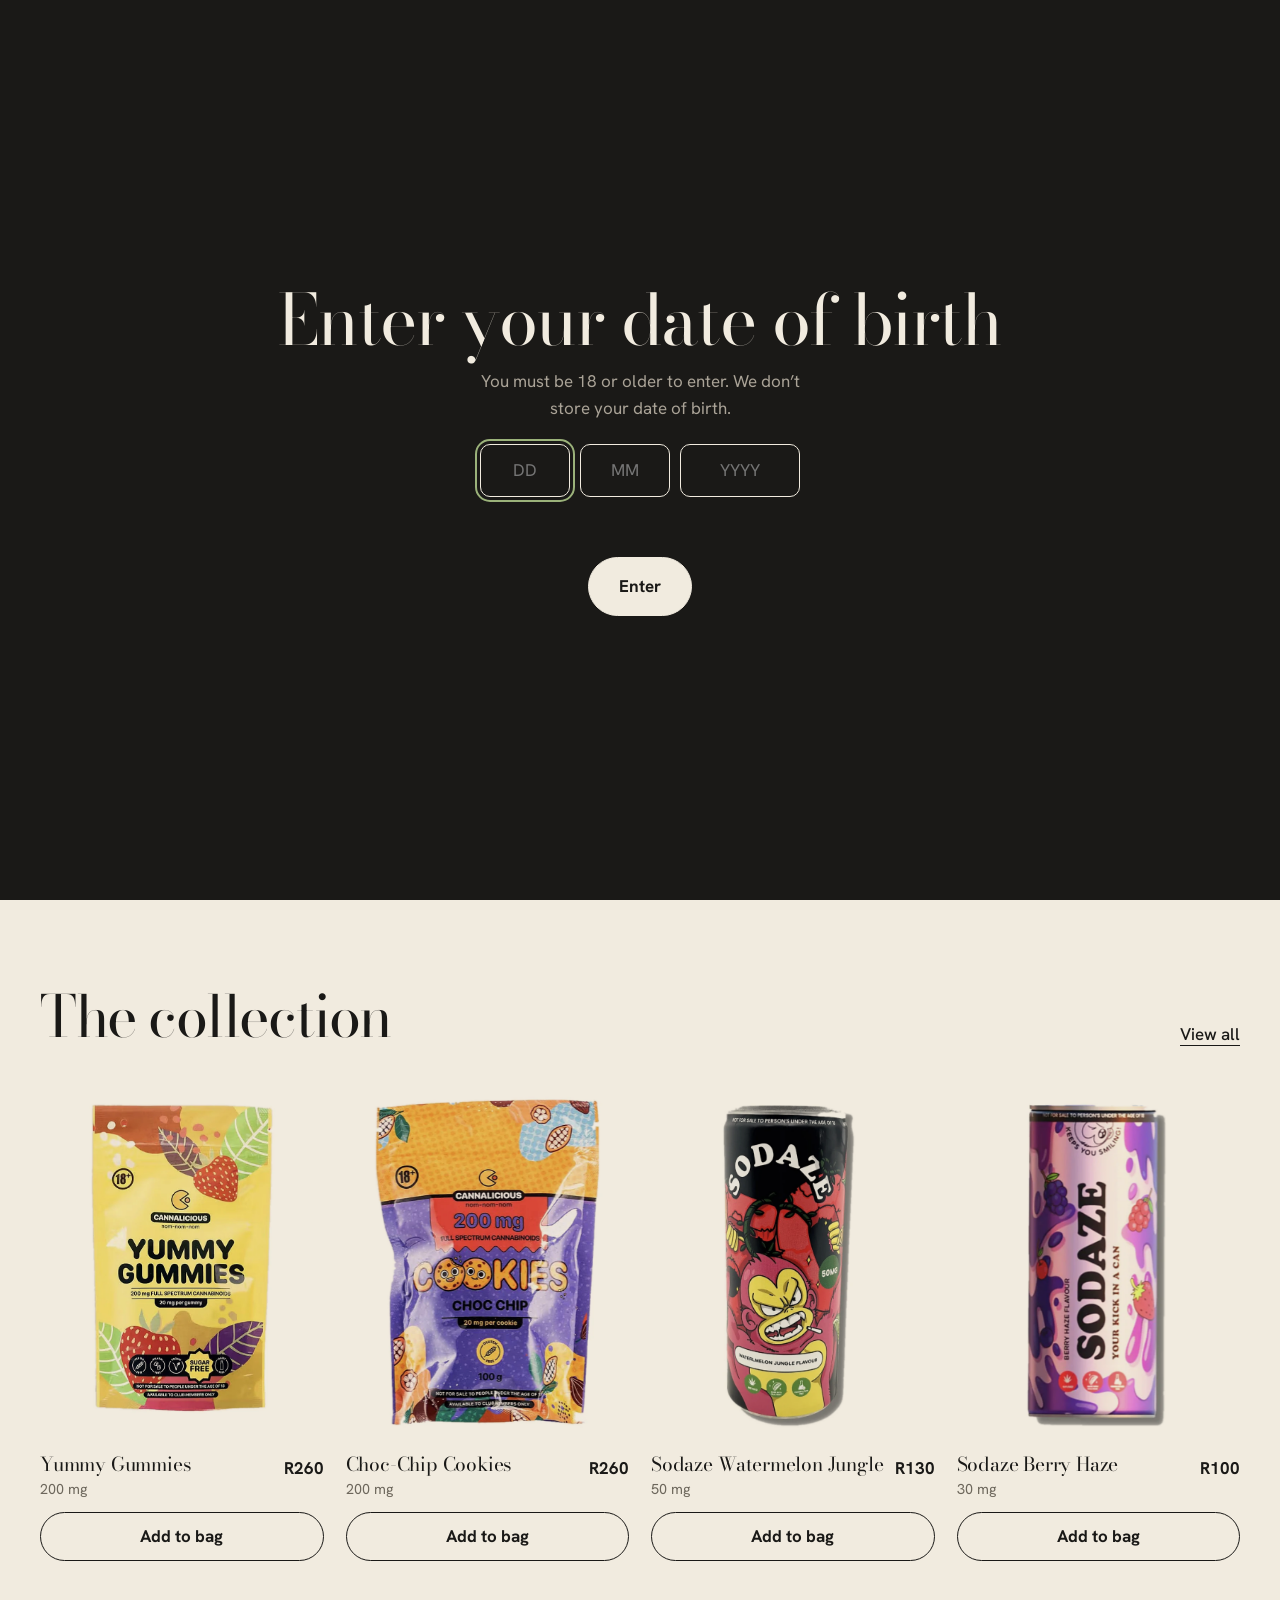
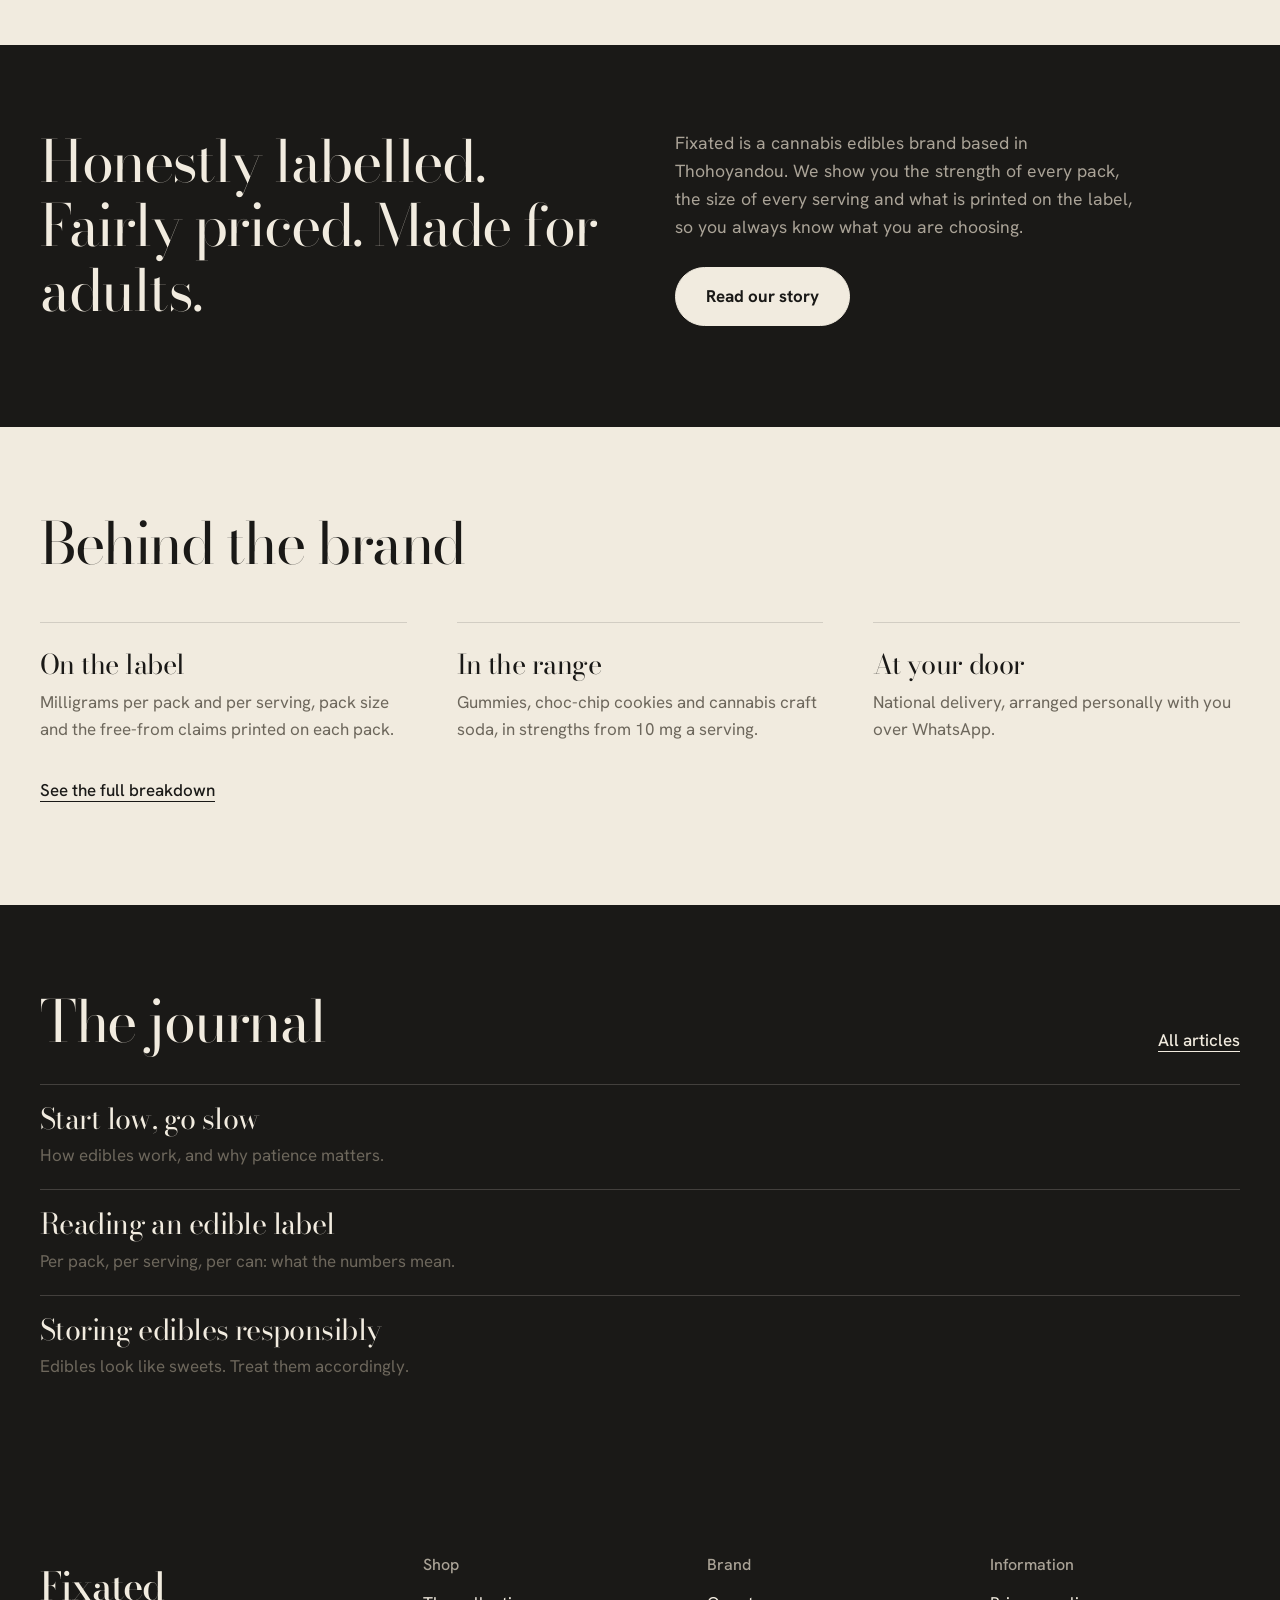
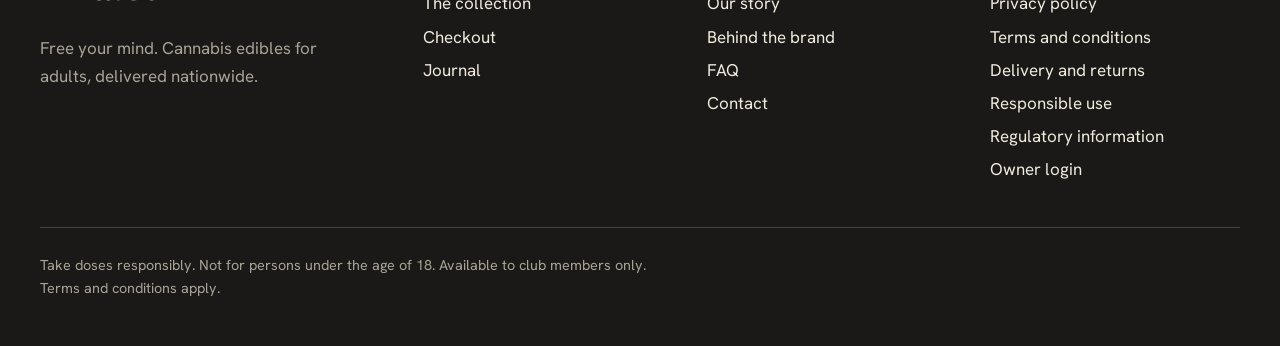
<file: index.html>
<!DOCTYPE html>
<html lang="en">
<head>
<meta charset="utf-8">
<meta name="viewport" content="width=device-width, initial-scale=1, viewport-fit=cover">
<meta name="theme-color" content="#1a1917">
<title>Fixated | Cannabis edibles</title>
<link rel="preconnect" href="https://fonts.googleapis.com">
<link rel="preconnect" href="https://fonts.gstatic.com" crossorigin>
<link href="https://fonts.googleapis.com/css2?family=Bodoni+Moda:ital,opsz,wght@0,6..96,400;0,6..96,500;1,6..96,400&family=Hanken+Grotesk:wght@400;500;700&display=swap" rel="stylesheet">
<link rel="stylesheet" href="styles.css">
</head>
<body>
<div class="ld" id="ld"><span>Fixated</span></div>
<div id="gate" role="dialog" aria-modal="true" aria-labelledby="gt" hidden>
  <form id="ag"><h2 id="gt">Enter your date of birth</h2>
  <p>You must be 18 or older to enter. We don’t store your date of birth.</p>
  <div class="dob"><input id="dd" inputmode="numeric" placeholder="DD" maxlength="2" aria-label="Day"><input id="mm" inputmode="numeric" placeholder="MM" maxlength="2" aria-label="Month"><input id="yy" inputmode="numeric" placeholder="YYYY" maxlength="4" aria-label="Year"></div>
  <p class="er" id="ae" role="alert" style="color:#e8a090"></p>
  <button class="bt" type="submit">Enter</button></form>
</div>
<header id="hd">
  <a class="lg" href="#/">Fixated</a>
  <nav class="dn" aria-label="Main"><a href="#/collection">Collection</a><a href="#/story">Our story</a><a href="#/craft">Behind the brand</a><a href="#/journal">Journal</a><a href="#/faq">FAQ</a><a href="#/contact">Contact</a></nav>
  <div class="ac"><button class="hb" id="bagb" aria-label="Open bag">Bag <span id="bc">0</span></button><button class="hb" id="mb" aria-label="Open menu">Menu</button></div>
</header>
<div class="menu" id="menu" aria-hidden="true">
  <button class="hb mx" data-x="menu">Close</button>
  <div><a class="m" style="--i:0" href="#/collection">Collection</a><a class="m" style="--i:1" href="#/story">Our story</a><a class="m" style="--i:2" href="#/craft">Behind the brand</a><a class="m" style="--i:3" href="#/journal">Journal</a><a class="m" style="--i:4" href="#/faq">FAQ</a><a class="m" style="--i:5" href="#/contact">Contact</a></div>
  <p>18+ only. Available to club members only. Free your mind, responsibly.</p>
</div>
<div class="sc" id="sc" data-x="bag"></div>
<aside class="bag" id="bag" aria-label="Shopping bag" aria-hidden="true"><div class="bh"><h2>Your bag</h2><button class="hb" data-x="bag">Close</button></div><div id="bl"></div><div class="bf" id="bf"></div></aside>
<main id="app"></main>
<footer><div class="w"><div class="fg">
  <div><a class="lg" href="#/">Fixated</a><p style="color:var(--mutd);max-width:30ch">Free your mind. Cannabis edibles for adults, delivered nationwide.</p></div>
  <div><h4>Shop</h4><a href="#/collection">The collection</a><a href="#/cart">Checkout</a><a href="#/journal">Journal</a></div>
  <div><h4>Brand</h4><a href="#/story">Our story</a><a href="#/craft">Behind the brand</a><a href="#/faq">FAQ</a><a href="#/contact">Contact</a></div>
  <div><h4>Information</h4><a href="#/legal/privacy">Privacy policy</a><a href="#/legal/terms">Terms and conditions</a><a href="#/legal/delivery">Delivery and returns</a><a href="#/legal/responsible">Responsible use</a><a href="#/legal/regulatory">Regulatory information</a><a href="#/admin">Owner login</a></div>
</div>
<div class="fine"><p>Take doses responsibly. Not for persons under the age of 18. Available to club members only. Terms and conditions apply.</p><p id="fl"></p></div></div></footer>

<script src="data.js"></script>

<script src="app.js"></script>
</body>
</html>
</file>
<file: styles.css>
:root{--ch:#1a1917;--ch2:#26241f;--cr:#f1ebdf;--cr2:#e4dccb;--gr:#9bb27a;--grd:#44603a;--mut:#6d675c;--mutd:#aaa397;--ln:#1a191724;--lnd:#f1ebdf30;--ease:cubic-bezier(.2,.7,.1,1);box-sizing:border-box}
*,*::before,*::after{box-sizing:border-box}
html{scroll-behavior:smooth;-webkit-text-size-adjust:100%}
body{margin:0;background:var(--cr);color:var(--ch);font:400 17px/1.6 "Hanken Grotesk",system-ui,sans-serif;padding-bottom:env(safe-area-inset-bottom,0px)}
body.lock{overflow:hidden}
h1,h2,h3,h4{font-family:"Bodoni Moda",Georgia,serif;font-weight:400;margin:0;line-height:1.02;letter-spacing:-.02em}
a{color:inherit}
button{font:inherit;color:inherit;cursor:pointer}
:focus-visible{outline:2px solid var(--gr);outline-offset:3px}
.w{max-width:1240px;margin:0 auto;padding:0 20px}
.xl{font-size:clamp(3rem,11vw,8.5rem);letter-spacing:-.035em;line-height:.92}
.lede{max-width:46ch;color:var(--mut);font-size:1.1rem;margin:18px 0 0}
.dk .lede,.dk{color:var(--cr)}.dk .lede{color:var(--mutd)}
.sp{padding:84px 0}.dk{background:var(--ch)}
/* header */
#hd{position:fixed;top:0;left:0;right:0;z-index:40;display:flex;align-items:center;justify-content:space-between;padding:calc(14px + env(safe-area-inset-top,0px)) 20px 14px;color:var(--cr);transition:background .3s,color .3s,border-color .3s;border-bottom:1px solid transparent}
#hd.sc,#hd.lt{background:var(--cr);color:var(--ch);border-color:var(--ln)}
.lg{font:500 1.7rem "Bodoni Moda",serif;text-decoration:none;letter-spacing:-.03em}
.dn{display:none;gap:26px}.dn a{text-decoration:none;font-weight:500;font-size:.95rem;position:relative}
.dn a::after{content:"";position:absolute;left:0;right:0;bottom:-4px;height:1px;background:currentColor;transform:scaleX(0);transform-origin:left;transition:transform .3s var(--ease)}
.dn a:hover::after,.dn a.on::after{transform:none}
.ac{display:flex;gap:6px}
.hb{background:none;border:1px solid currentColor;border-radius:99px;padding:8px 16px;font-weight:500;font-size:.92rem}
.hb:hover{background:var(--cr);color:var(--ch)}#hd.sc .hb:hover,#hd.lt .hb:hover{background:var(--ch);color:var(--cr)}
#bc{display:inline-block;min-width:1.4em;text-align:center}
#bc.b{animation:bump .5s}
@media (min-width:900px){.dn{display:flex}#mb{display:none}}
.menu{position:fixed;inset:0;z-index:60;background:var(--ch);color:var(--cr);padding:calc(80px + env(safe-area-inset-top,0px)) 24px 30px;display:flex;flex-direction:column;justify-content:space-between;clip-path:circle(0 at 92% 4%);transition:clip-path .7s var(--ease);visibility:hidden}
.menu.open{clip-path:circle(150% at 92% 4%);visibility:visible}
.menu a.m{display:block;font:400 clamp(2.4rem,11vw,4rem)/1.15 "Bodoni Moda",serif;text-decoration:none;opacity:0;transform:translateY(24px);transition:.6s var(--ease)}
.menu.open a.m{opacity:1;transform:none;transition-delay:calc(var(--i)*60ms + .25s)}
.menu .mx{position:absolute;top:calc(14px + env(safe-area-inset-top,0px));right:20px}
.menu p{color:var(--mutd);margin:0;font-size:.95rem}
/* hero */
.hero{min-height:100svh;background:var(--ch);color:var(--cr);display:flex;align-items:flex-end;padding:120px 0 40px;overflow:hidden}
.hg{display:grid;gap:30px;width:100%}
.hero h1{font-size:clamp(4rem,15.5vw,12.5rem);letter-spacing:-.045em;line-height:.86}
.ln{display:block;overflow:hidden;padding-bottom:.06em}.ln>i{display:block;font-style:normal;animation:up 1.1s var(--ease) both;animation-delay:calc(var(--d)*.13s + .7s)}
.hs{max-width:34ch;color:var(--mutd);font-size:1.15rem;margin:22px 0}
.cta{display:flex;gap:18px;align-items:center;flex-wrap:wrap}
.bt{display:inline-block;background:var(--cr);color:var(--ch);padding:15px 30px;border-radius:99px;text-decoration:none;font-weight:700;border:1px solid var(--cr);transition:.3s var(--ease);cursor:pointer}
.bt:hover:not(:disabled){background:var(--gr);border-color:var(--gr)}
.bt.d{background:var(--ch);color:var(--cr);border-color:var(--ch)}.bt.d:hover:not(:disabled){background:var(--grd);border-color:var(--grd)}
.bt.o{background:transparent;color:inherit;border-color:currentColor}.bt.o:hover:not(:disabled){background:var(--cr);color:var(--ch);border-color:var(--cr)}
.bt:disabled{opacity:.4;cursor:not-allowed}
.ul{font-weight:500;text-decoration:underline;text-underline-offset:5px}
.arch{position:relative;background:var(--cr);border-radius:999px 999px 0 0;aspect-ratio:3/4;width:min(78vw,400px);justify-self:center;display:grid;place-items:end center;animation:fade 1.4s 1.2s both}
.arch>img{width:92%;mix-blend-mode:multiply;transform:translateY(4%)}
.mn{position:absolute;background:var(--cr2);width:36%;aspect-ratio:3/4;display:grid;place-items:center;border:1px solid var(--ch);overflow:hidden}
.mn img{width:100%;height:100%;object-fit:contain;mix-blend-mode:multiply}
.mn.a{left:-14%;bottom:10%}.mn.b{right:-12%;top:18%;width:30%}

/* cards */
.pg{display:grid;grid-template-columns:repeat(2,1fr);gap:26px 14px}
@media (min-width:760px){.pg{grid-template-columns:repeat(3,1fr);gap:40px 22px}}@media (min-width:1100px){.pg{grid-template-columns:repeat(4,1fr)}}
.cd{position:relative}
.im{display:block;background:var(--cr);aspect-ratio:4/5;overflow:hidden;position:relative}
.im img{width:100%;height:100%;object-fit:contain;mix-blend-mode:multiply;transition:transform .8s var(--ease)}
.cd:hover .im img{transform:scale(1.07)}
.np{width:100%;height:100%;display:grid;place-content:center;text-align:center;padding:16px;gap:6px;background:var(--cr2)}
.np span{color:var(--mut);font-size:.85rem}.np b{font:400 1.5rem "Bodoni Moda",serif}.np small{color:var(--mut)}
.ci{display:flex;justify-content:space-between;gap:8px;padding-top:12px}
.ci h3{font-size:1.2rem;letter-spacing:-.01em}.ci .mg{color:var(--mut);font-size:.9rem;display:block;margin-top:4px}.ci .pr{font-weight:700}
.qa{display:block;width:100%;margin-top:10px;background:none;border:1px solid var(--ch);border-radius:99px;padding:10px;font-weight:700;transition:.3s var(--ease)}
.qa:hover:not(:disabled){background:var(--ch);color:var(--cr)}.qa:disabled{opacity:.45;cursor:not-allowed}
.bdg{position:absolute;left:10px;top:10px;background:var(--ch);color:var(--cr);padding:3px 12px;border-radius:99px;font-size:.8rem;z-index:2}
/* sections */
.ph{padding:150px 0 40px}
.fb{display:flex;flex-direction:column;gap:16px;margin:30px 0 22px;border-top:1px solid var(--ln);padding-top:20px}
.pills{display:flex;gap:8px;flex-wrap:wrap}
.pl{background:none;border:1px solid var(--ch);border-radius:99px;padding:8px 18px;font-weight:500}
.pl[aria-pressed=true]{background:var(--ch);color:var(--cr)}
.ft{display:flex;gap:12px;flex-wrap:wrap;align-items:center}
input,select,textarea{font:inherit;padding:12px 14px;border:1px solid var(--ch);border-radius:10px;background:transparent;color:inherit;width:100%}
.ft input{flex:1 1 200px;width:auto}.ft select{width:auto;flex:0 1 210px}
.ck{display:flex;gap:8px;align-items:center;white-space:nowrap}.ft .ck input{flex:none;width:20px;height:20px;padding:0}
.cn{color:var(--mut);margin:0 0 20px}
.sx{display:grid;gap:40px}
@media (min-width:900px){.sx.c2{grid-template-columns:1fr 1fr;gap:70px}.sx.c3{grid-template-columns:repeat(3,1fr);gap:50px}}
.pn h3{font-size:1.7rem;margin:10px 0}.pn p{color:var(--mut);margin:0}.dk .pn p{color:var(--mutd)}
.pn{border-top:1px solid var(--ln);padding-top:18px}.dk .pn{border-color:var(--lnd)}
.big{font:400 clamp(1.9rem,5.2vw,3.6rem)/1.12 "Bodoni Moda",serif;letter-spacing:-.025em;max-width:22ch}
.tbl{width:100%;border-collapse:collapse;margin-top:20px}.tbl th,.tbl td{text-align:left;padding:13px 8px 13px 0;border-bottom:1px solid var(--ln)}.tbl th{font-weight:500;color:var(--mut);font-size:.9rem}
.jc a{text-decoration:none;display:block;border-top:1px solid var(--ln);padding:20px 0}.jc h3{font-size:1.8rem;transition:transform .4s var(--ease)}.jc a:hover h3{transform:translateX(10px)}.jc p{color:var(--mut);margin:8px 0 0}
.dk .jc a{border-color:var(--lnd)}
.art{max-width:680px}.art p{font-size:1.15rem;margin:0 0 1.2em}.art h1{font-size:clamp(2.4rem,7vw,4.6rem);margin-bottom:30px}
details{border-top:1px solid var(--ln);padding:16px 0}details:last-of-type{border-bottom:1px solid var(--ln)}
summary{cursor:pointer;font:400 1.35rem "Bodoni Moda",serif;list-style:none;display:flex;justify-content:space-between;gap:12px}summary::after{content:"+";transition:transform .3s}details[open] summary::after{transform:rotate(45deg)}
summary::-webkit-details-marker{display:none}details>div{color:var(--mut);margin-top:10px;max-width:62ch}
/* product */
.pp{padding-top:130px}.bc{font-size:.9rem;color:var(--mut);margin-bottom:20px}.bc a{text-decoration:none}
.pd{display:grid;gap:34px}@media (min-width:900px){.pd{grid-template-columns:1.1fr .9fr;gap:70px}}
.gm{background:var(--cr);aspect-ratio:4/5;overflow:hidden;cursor:zoom-in;display:grid}
.gm img{width:100%;height:100%;object-fit:contain;mix-blend-mode:multiply;transition:transform .5s var(--ease);transform-origin:var(--ox,50%) var(--oy,50%)}
.gm.z{cursor:zoom-out}.gm.z img{transform:scale(2.2)}
.gt{display:flex;gap:10px;margin-top:10px;flex-wrap:wrap}.gt button{width:68px;aspect-ratio:4/5;background:var(--cr);border:1px solid transparent;padding:0;overflow:hidden;display:grid;place-items:center;font-size:.7rem}
.gt button[aria-current=true]{border-color:var(--ch)}.gt img{width:100%;height:100%;object-fit:contain;mix-blend-mode:multiply}
.pi h1{font-size:clamp(2.4rem,6vw,4rem)}.pi .by{color:var(--mut);margin:8px 0 0}
.pi .pr{font:400 2rem "Bodoni Moda",serif;margin:18px 0}
.vr{display:flex;gap:8px;flex-wrap:wrap;margin:6px 0 20px}.vr a{border:1px solid var(--ch);border-radius:99px;padding:7px 16px;text-decoration:none;font-weight:500;font-size:.95rem}.vr a[aria-current=true]{background:var(--ch);color:var(--cr)}
.qt{display:flex;align-items:center;border:1px solid var(--ch);border-radius:99px}.qt button{background:none;border:0;width:44px;height:48px;font-size:1.2rem}.qt span{min-width:2ch;text-align:center;font-weight:700}
.buy{display:flex;gap:12px;flex-wrap:wrap;margin-bottom:26px}.buy .bt{flex:1 1 200px;text-align:center}
.tg{display:flex;gap:8px;flex-wrap:wrap;margin:0 0 22px;padding:0;list-style:none}.tg li{background:var(--cr2);padding:3px 12px;border-radius:99px;font-size:.85rem}
/* bag */
.sc{position:fixed;inset:0;z-index:70;background:#1a191799;opacity:0;pointer-events:none;transition:opacity .4s}.sc.open{opacity:1;pointer-events:auto}
.bag{position:fixed;top:0;right:0;bottom:0;z-index:80;width:min(440px,100%);background:var(--cr);transform:translateX(100%);transition:transform .55s var(--ease);display:flex;flex-direction:column;padding:calc(18px + env(safe-area-inset-top,0px)) 22px calc(18px + env(safe-area-inset-bottom,0px));visibility:hidden}
.bag.open{transform:none;visibility:visible}
.bh{display:flex;justify-content:space-between;align-items:center;padding-bottom:14px;border-bottom:1px solid var(--ln)}.bh h2{font-size:2rem}
#bl{flex:1;overflow:auto}
.bi{display:grid;grid-template-columns:64px 1fr auto;gap:14px;align-items:center;padding:14px 0;border-bottom:1px solid var(--ln);animation:slide .5s var(--ease) both}
.bi .t{background:var(--cr);aspect-ratio:4/5;display:grid;overflow:hidden}.bi .t img{width:100%;height:100%;object-fit:contain;mix-blend-mode:multiply}
.bi b{display:block;font:400 1.1rem "Bodoni Moda",serif}.bi small{color:var(--mut)}
.q2{display:flex;gap:6px;align-items:center;margin-top:6px}.q2 button{width:28px;height:28px;border:1px solid var(--ch);border-radius:50%;background:none;line-height:1}
.em{color:var(--mut);padding:30px 0}
.bf{border-top:1px solid var(--ln);padding-top:14px}.tt{display:flex;justify-content:space-between;font:400 1.5rem "Bodoni Moda",serif;margin-bottom:12px}
.bf .bt{display:block;text-align:center}
/* checkout */
.co{display:grid;gap:40px}@media (min-width:900px){.co{grid-template-columns:1fr 1fr;gap:70px}}
form.fm{display:grid;gap:14px}label{display:grid;gap:5px;font-weight:500}.chk{display:flex;gap:10px;align-items:flex-start;font-weight:400}.chk input{width:22px;height:22px;flex:none;margin-top:3px}
.er{color:#a33b2b;font-weight:500;min-height:1.4em;margin:0}
/* footer */
footer{background:var(--ch);color:var(--cr);padding:70px 0 40px}
.fg{display:grid;gap:34px}@media (min-width:800px){.fg{grid-template-columns:1.4fr 1fr 1fr 1fr}}
footer h4{font:500 1rem "Hanken Grotesk",sans-serif;color:var(--mutd);margin-bottom:12px;letter-spacing:0}
footer a{display:block;text-decoration:none;padding:3px 0}footer a:hover{color:var(--gr)}
footer .lg{font-size:2.4rem;display:inline-block}
.fine{border-top:1px solid var(--lnd);margin-top:40px;padding-top:20px;color:var(--mutd);font-size:.9rem}.fine p{margin:6px 0;max-width:80ch}
.ad{padding:120px 0 60px;max-width:900px;margin:0 auto}.at{width:100%;border-collapse:collapse}.at th,.at td{padding:8px 6px;border-bottom:1px solid var(--ln);text-align:left}.at input[type=number]{width:90px}.at input[type=checkbox]{width:22px;height:22px}.aw{overflow-x:auto}.ok{color:var(--grd);font-weight:700}
/* overlays */
.ld{position:fixed;inset:0;z-index:200;background:var(--ch);color:var(--cr);display:grid;place-items:center;transition:opacity .7s .1s,visibility .7s}
.ld span{font:400 clamp(2.6rem,10vw,5rem) "Bodoni Moda",serif;letter-spacing:-.04em;animation:fade 1s both}.ld.gone{opacity:0;visibility:hidden}
#gate{position:fixed;inset:0;z-index:150;background:var(--ch);color:var(--cr);display:grid;place-items:center;padding:24px;text-align:center;overflow:auto}#gate[hidden]{display:none}
#gate h2{font-size:clamp(2.4rem,8vw,4.4rem);margin-bottom:12px}#gate p{color:var(--mutd);max-width:36ch;margin:0 auto 22px}
.dob{display:flex;gap:10px;justify-content:center;margin-bottom:14px}.dob input{width:90px;text-align:center;border-color:var(--cr)}.dob input:last-child{width:120px}
.rv{opacity:1}.io .rv{opacity:0;transform:translateY(20px);transition:opacity .9s var(--ease),transform .9s var(--ease)}.io .rv.in{opacity:1;transform:none}
@keyframes up{from{transform:translateY(105%)}}@keyframes fade{from{opacity:0}}@keyframes bump{40%{transform:scale(1.6)}}@keyframes slide{from{opacity:0;transform:translateX(24px)}}
@media (prefers-reduced-motion:reduce){*,*::before,*::after{animation-duration:.01ms!important;animation-delay:0s!important;transition-duration:.01ms!important}html{scroll-behavior:auto}}
</file>
